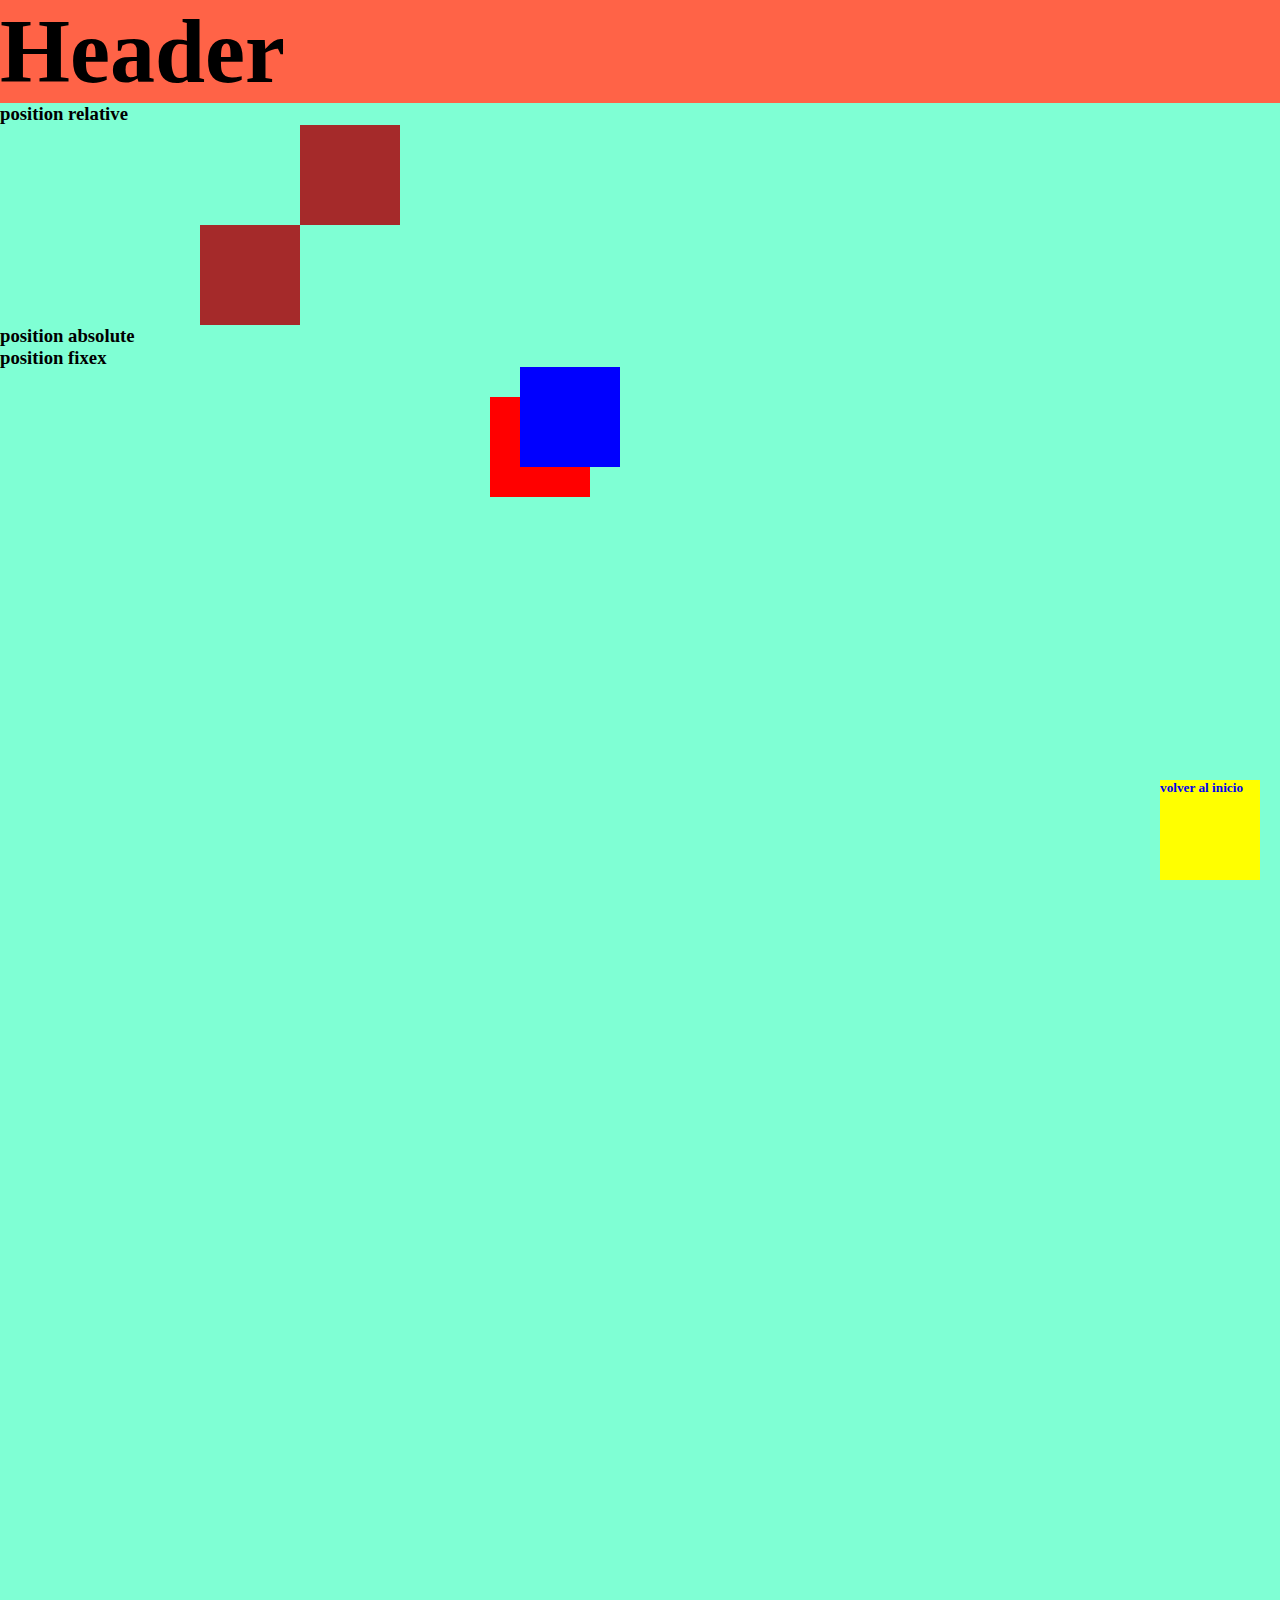
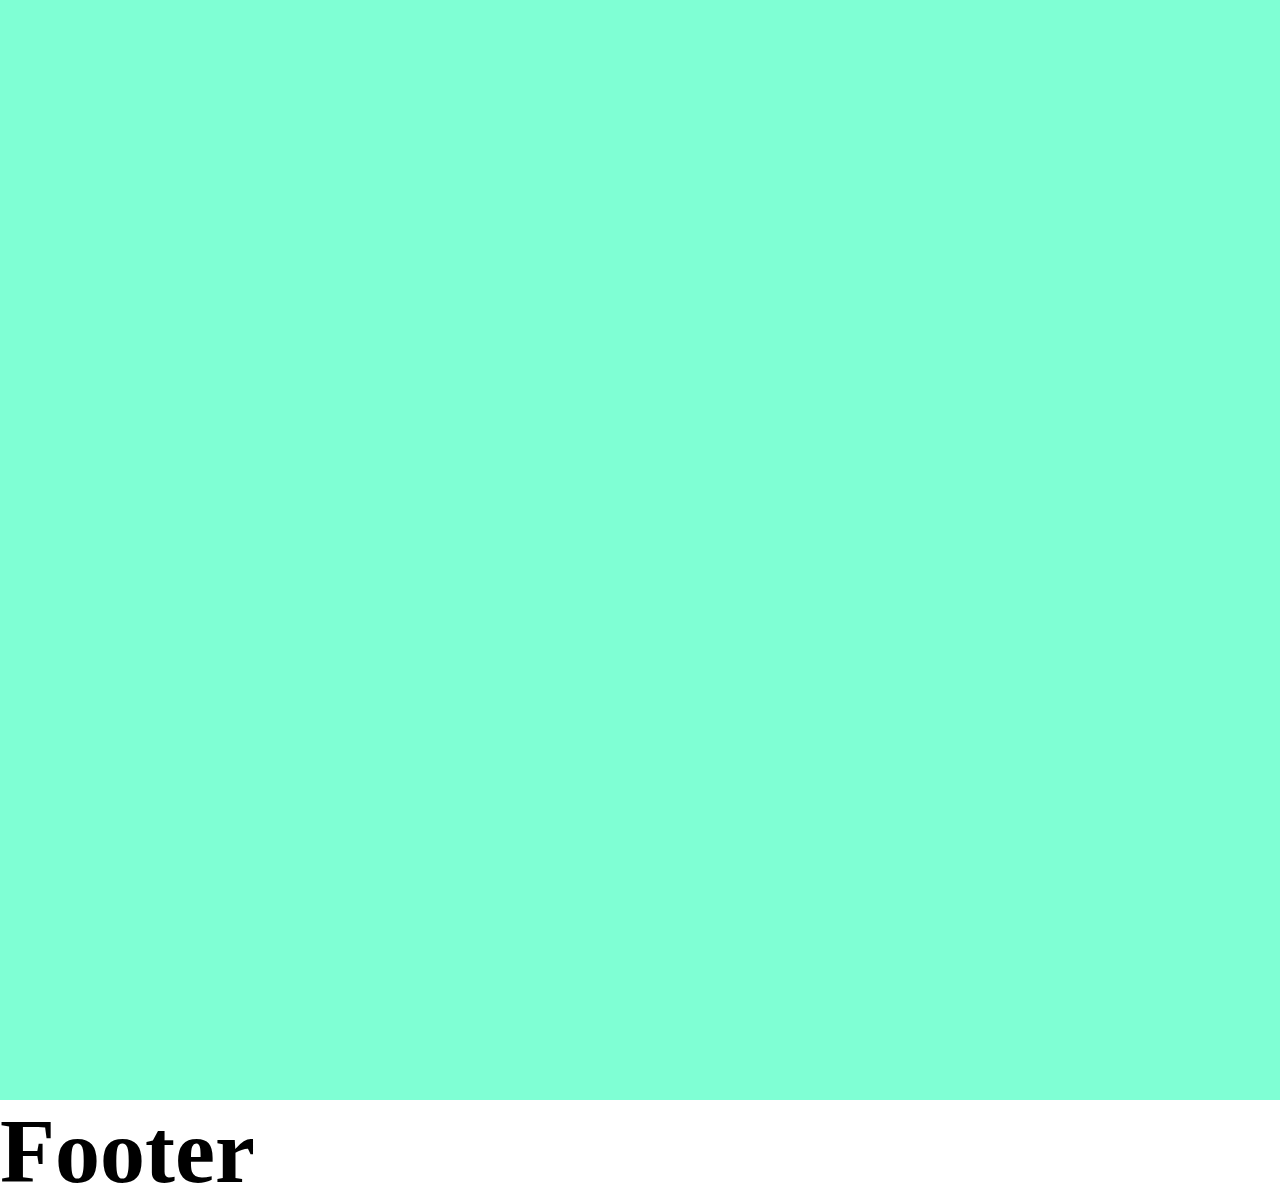
<file: index.html>
<!DOCTYPE html>
<html lang="en">

<head>
    <meta charset="UTF-8">
    <meta http-equiv="X-UA-Compatible" content="IE=edge">
    <meta name="viewport" content="width=device-width, initial-scale=1.0">
    <link rel="stylesheet" href="./style.css">
    <title>Clase 6</title>
</head>

<body>
    <header id="top">
        <h2>Header</h2>
    </header>

    <main>
        <h2>Main</h2>
        <h3>position relative</h3>
        <div class="cajita"></div>
        <div class="cajita2"></div>

        <h3>position absolute</h3>
        <div class="caja-padre">
            <div class="cajita-absolute1"></div>
            <div class="cajita-absolute2"></div>
        </div>

        <h3>position fixex</h3>
        <a href="#top">
            <div class="position-fixed">
                <h5>volver al inicio</h5>
            </div>
        </a>
    </main>

    <footer>
        <h2>Footer</h2>
    </footer>

</body>

</html>
</file>
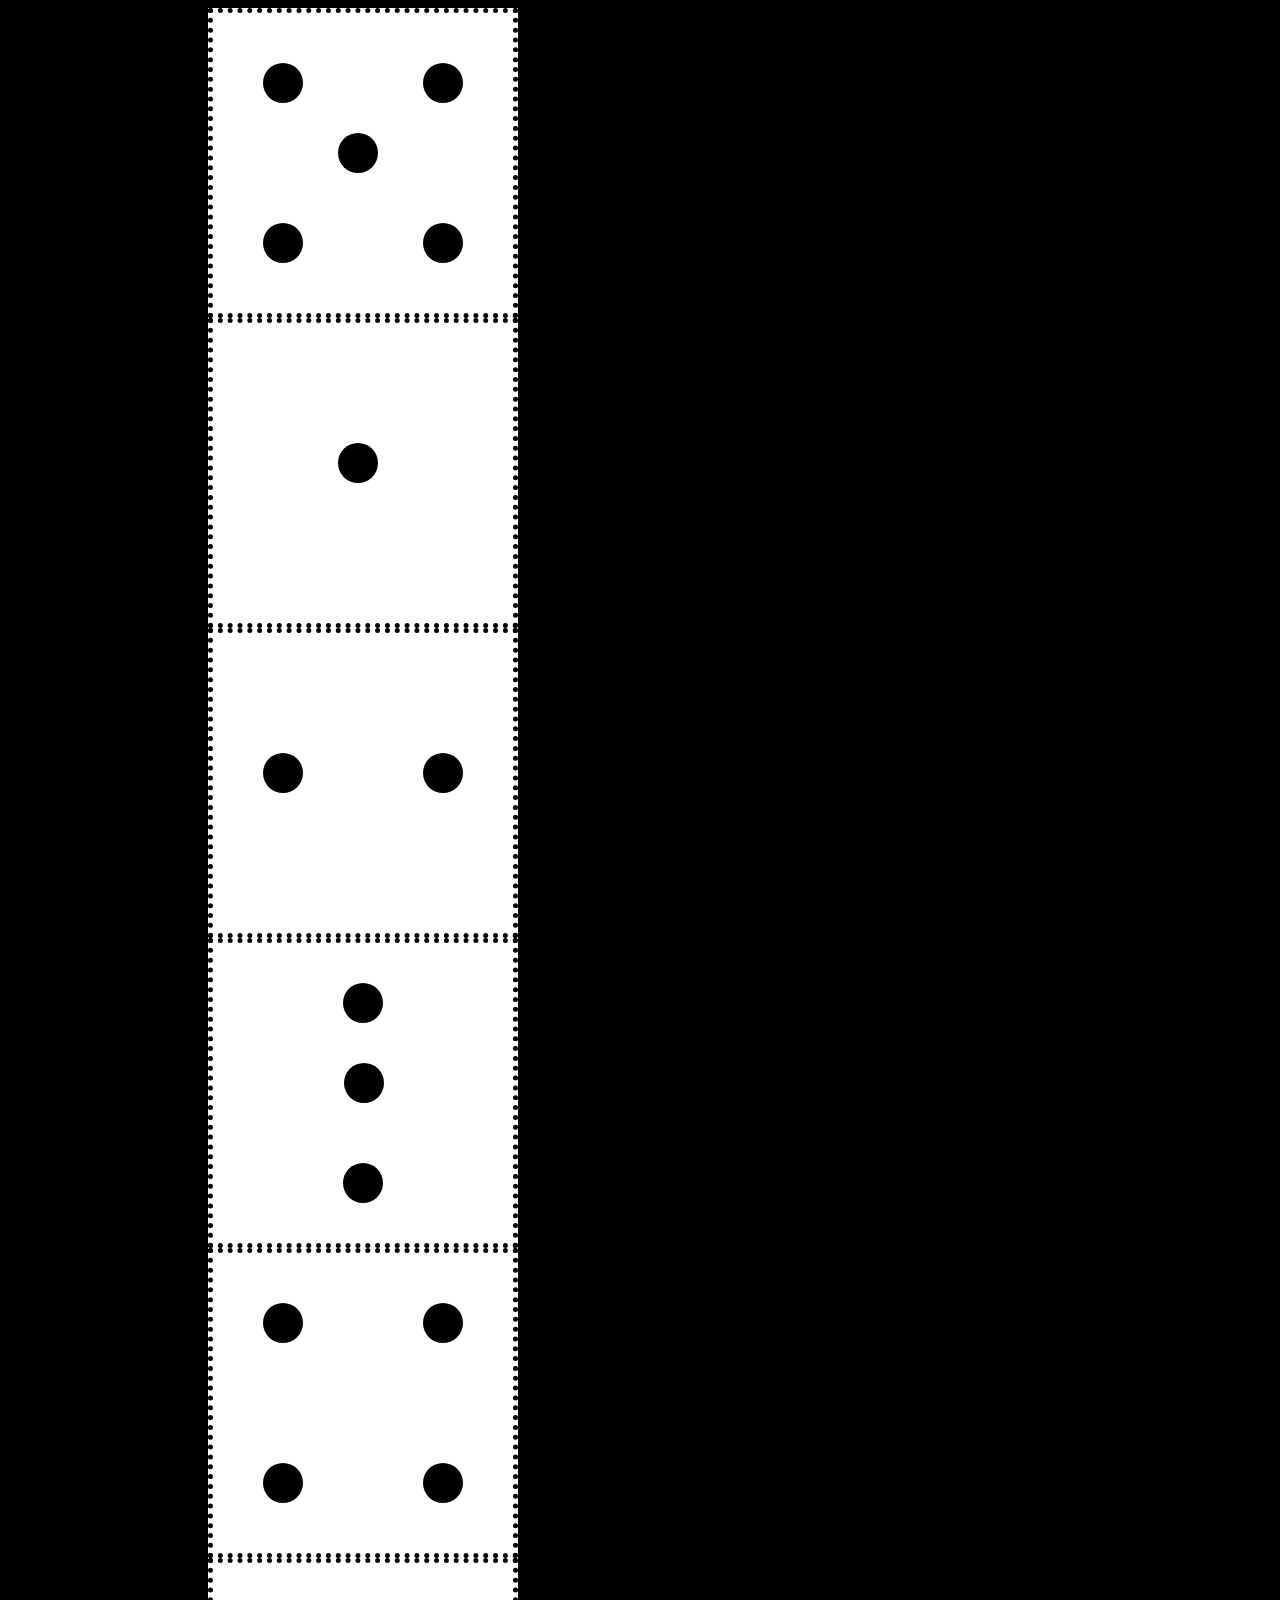
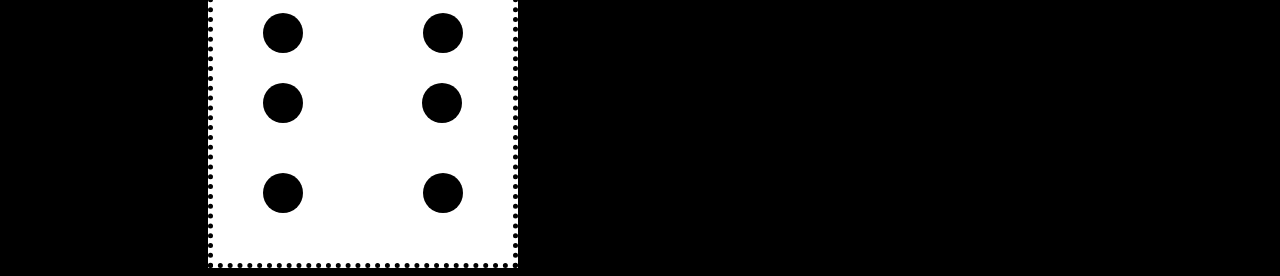
<file: practica.html>
<!DOCTYPE html>
<html lang="en">
<head>
    <meta charset="UTF-8">
    <meta http-equiv="X-UA-Compatible" content="IE=edge">
    <meta name="viewport" content="width=device-width, initial-scale=1.0">
    <link rel="stylesheet" href="./practica.css">
    <title>Document</title>
</head>
<body>
    <div class="caja-padre">
     <div class="punto punto1"></div>
     <div class="punto punto2"></div>
     <div class="punto punto3"></div>
     <div class="punto punto4"></div>
     <div class="punto punto5"></div>
    </div>

    <div class="caja-padre">
        <div class="punto punto6"></div>
       </div>

       <div class="caja-padre">
        <div class="punto punto7"></div>
        <div class="punto punto8"></div>
       </div>

       <div class="caja-padre">
        <div class="punto punto9"></div>
        <div class="punto punto10"></div>
        <div class="punto punto11"></div>
       </div>

       <div class="caja-padre">
        <div class="punto punto1"></div>
        <div class="punto punto2"></div>
        <div class="punto punto4"></div>
        <div class="punto punto5"></div>
       </div>

       <div class="caja-padre">
        <div class="punto punto1"></div>
        <div class="punto punto2"></div>
        <div class="punto punto12"></div>
        <div class="punto punto13"></div>
        <div class="punto punto4"></div>
        <div class="punto punto5"></div>
       </div>
</body>
</html>
</file>
<file: style.css>
*{
    margin: 0;
    padding: 0;
}

header{
    position: fixed;
    width: 100%;
    background-color: tomato; 
    top: 0;
    z-index: 2;
}

h2{
    font-size: 10vh;
}

main{
    background-color: aquamarine;
    height: 300vh;
    width: 100%;
}

/*position relative: no permite poner otro div en el mimsmo lugar*/
.cajita{
    width: 100px;
    height: 100px;
    background-color: brown;
    position: relative;
    right: -300px;
}

.cajita2{
    width: 100px;
    height: 100px;
    background-color: brown;
    position: relative;
    right: -200px;
}

/*position absolute: para funcionar necesita un padre cercano*/
.caja-padre{
  width: 50%;
    position: relative;
}

.cajita-absolute1{
 width: 100px;
 height: 100px;
 position: absolute;
 right: 20px;
 top: 20px;
 background-color: blue;
 z-index: 3;
}

.cajita-absolute2{
    width: 100px;
    height: 100px;
    position: absolute;
    right: 50px;
    top: 50px;
    background-color: red;
    z-index: 1;
}

.position-fixed{
    position: fixed;
    bottom: 20px;
    right: 20px;
    width: 100px;
    height: 100px;
    background-color: yellow;
}
</file>
<file: practica.css>
*{
    background-color: black;
}

.caja-padre{
    border: 5px dotted ;
    width: 300px;
    height: 300px;
    background-color: white;
    position: relative;
    right: -200px;
}

.punto{
 background-color: black;
 border-radius: 50%;
 width: 40px;
 height: 40px;
}

.punto1{
 position: absolute;
 top: 50px;
 left: 50px;
}

.punto2{
 position: absolute;
 top: 50px;
 right: 50px;
}

.punto3{
 position: absolute;
 top: 40%;
 right: 45%;
}

.punto4{
 position: absolute;
bottom: 50px;
left: 50px;
}

.punto5{
 position: absolute;
bottom: 50px;
right: 50px;
}

.punto6{
    position: absolute;
 top: 40%;
 right: 45%; 
}

.punto7{
    position: absolute;
    bottom: 140px;
    left: 50px
}

.punto8{
    position: absolute;
    bottom: 140px;
    right: 50px  
}

.punto9{
    position: absolute;
    top: 40px;
    left: 130px;
}

.punto10{
    position: absolute;
    top: 40%;
    right: 43%;
}

.punto11{
        position: absolute;
       bottom: 40px;
       left: 130px;
       }

.punto12{
    position: absolute;
    top: 40%;
    right: 17%;
}

.punto13{
    position: absolute;
    top: 40%;
    right: 70%;
}
</file>
